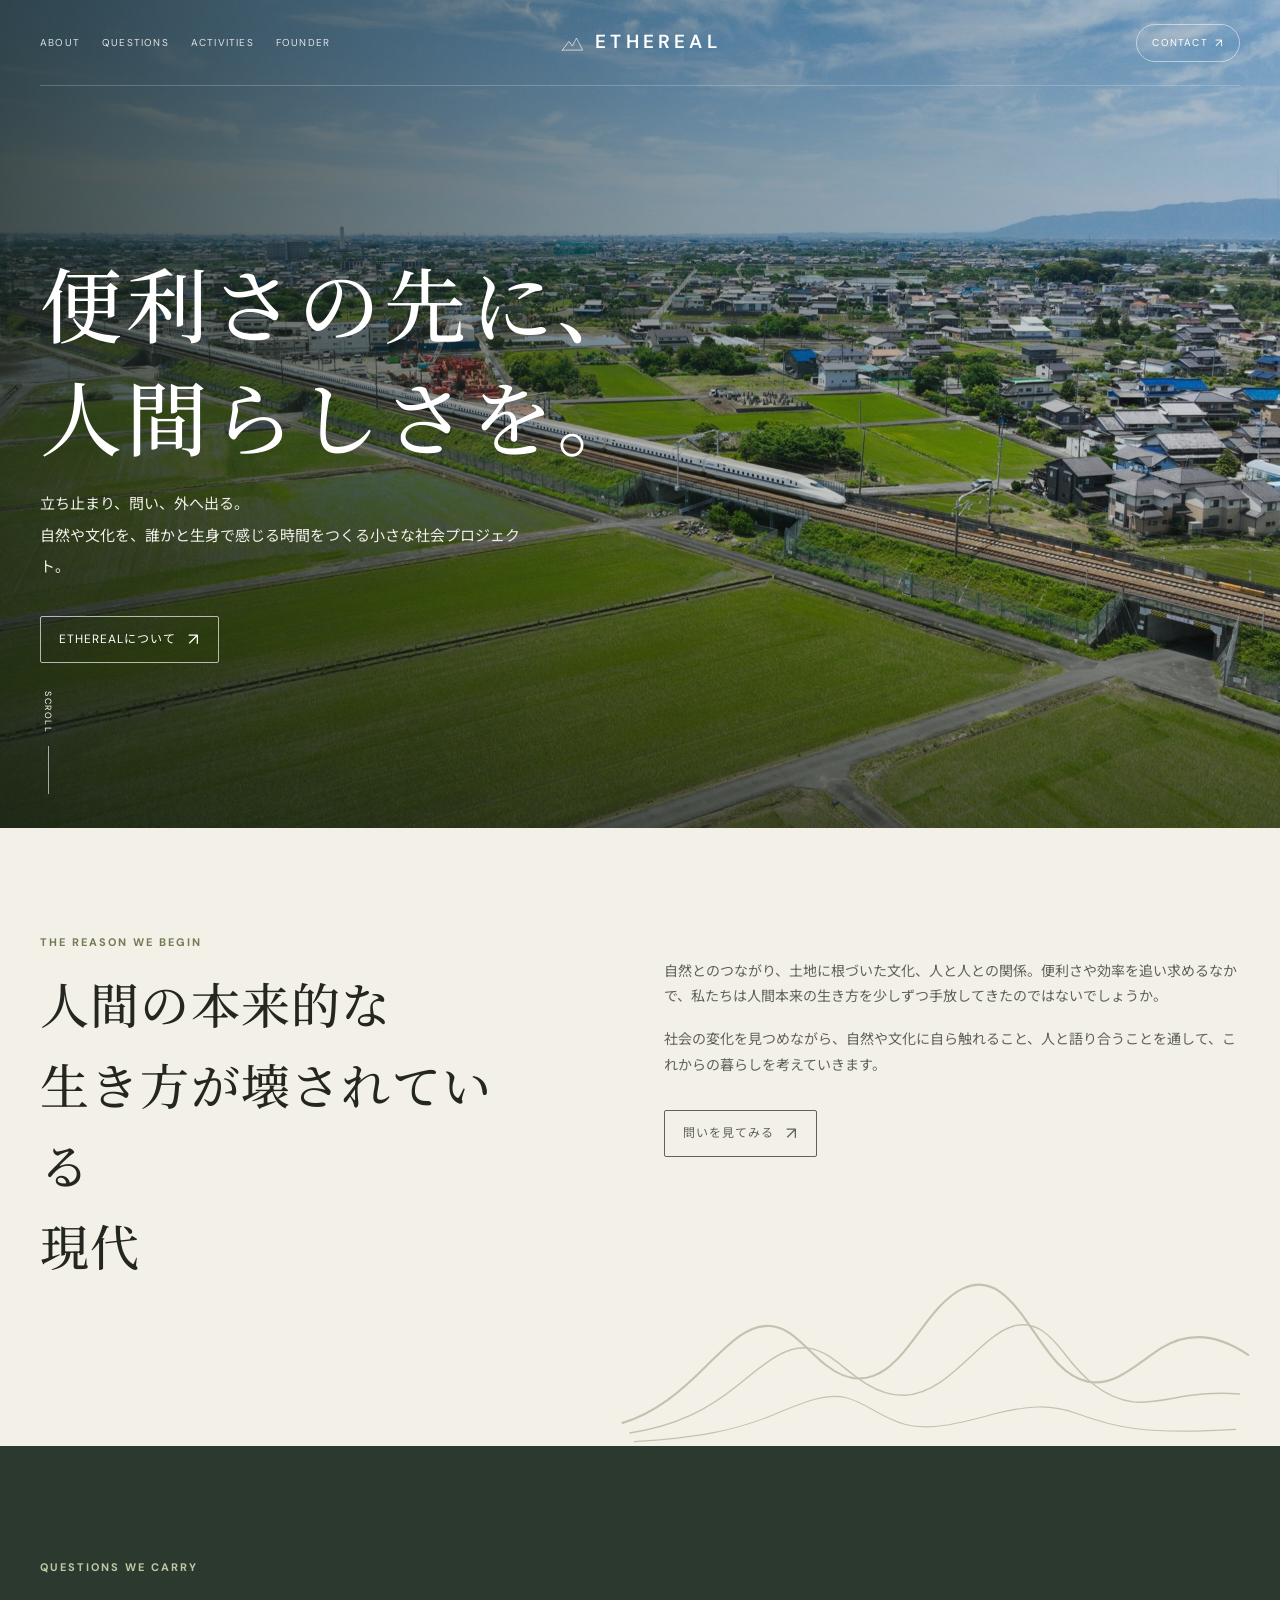
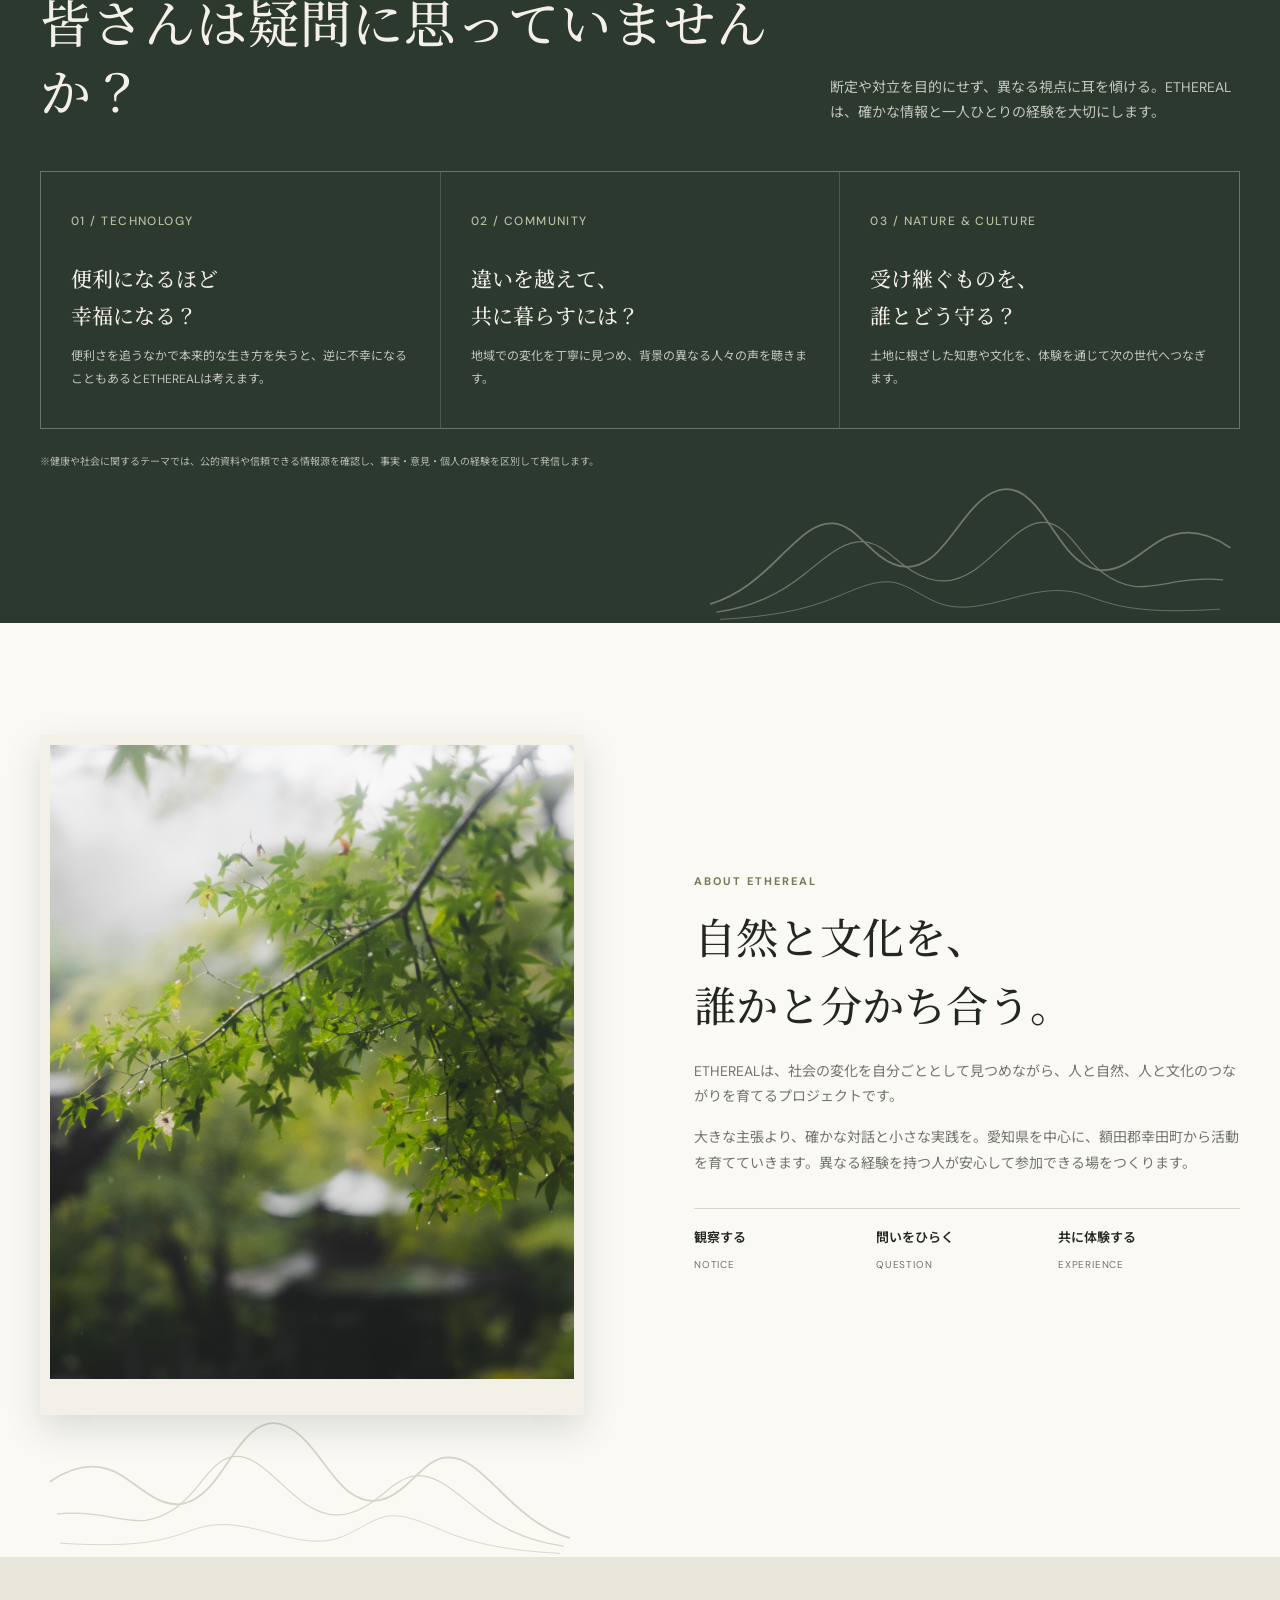
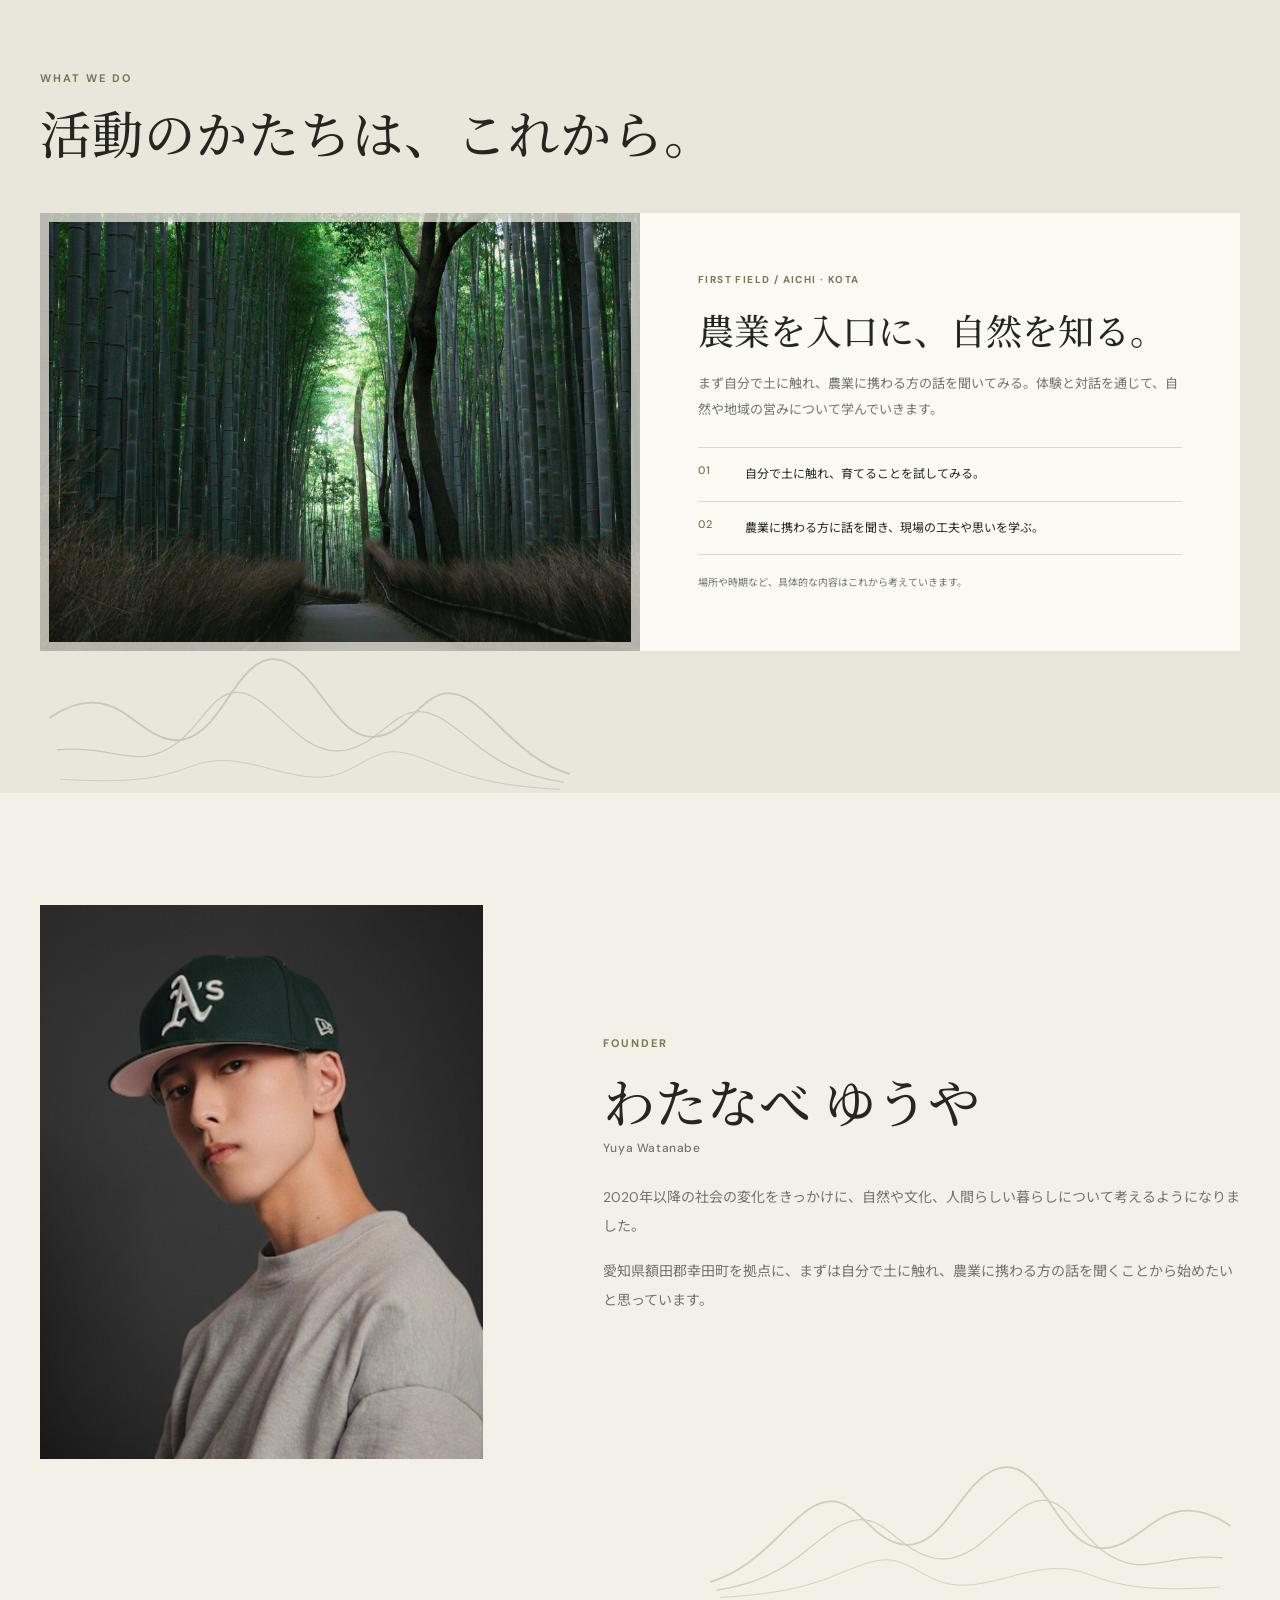
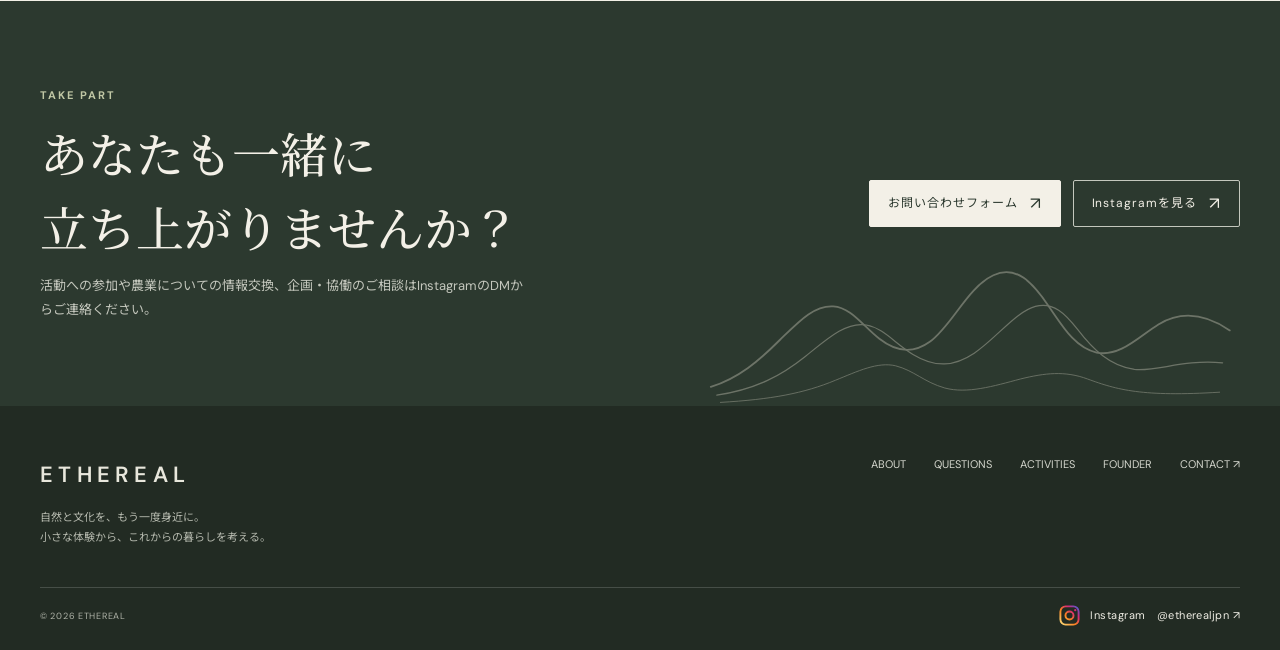
<file: index.html>
<!doctype html>
<html lang="ja">
<head>
  <meta charset="utf-8" />
  <meta name="viewport" content="width=device-width, initial-scale=1" />
  <meta name="theme-color" content="#28352b" />
  <meta name="description" content="自然と文化を、もう一度身近に。愛知県額田郡幸田町を拠点に、農業から小さく学び、体験を分かち合うETHEREALの活動を紹介します。" />
  <title>ETHEREAL — 自然と文化を、もう一度身近に。</title>
  <meta property="og:type" content="website" />
  <meta property="og:locale" content="ja_JP" />
  <meta property="og:site_name" content="ETHEREAL" />
  <meta property="og:title" content="ETHEREAL — 自然と文化を、もう一度身近に。" />
  <meta property="og:description" content="愛知県額田郡幸田町を拠点に、農業から学び、自然や文化を誰かと体験する小さな社会プロジェクト。" />
  <link rel="icon" type="image/svg+xml" href="./favicon.svg" />
  <script>if (!window.matchMedia || !window.matchMedia('(prefers-reduced-motion: reduce)').matches) document.documentElement.classList.add('loader-active');</script>
  <link rel="preconnect" href="https://fonts.googleapis.com">
  <link rel="preconnect" href="https://fonts.gstatic.com" crossorigin>
  <link href="https://fonts.googleapis.com/css2?family=DM+Sans:wght@400;500;600;700&family=Noto+Sans+JP:wght@400;500;600;700&family=Noto+Serif+JP:wght@400;500;600&display=swap" rel="stylesheet">
  <style>
    :root{--forest:#2c392f;--olive:#737a55;--cream:#f3f0e7;--paper:#faf9f4;--ink:#242720;--muted:#71756c;--line:#d8d7cd;--accent:#8a7355;--serif:'Noto Serif JP',serif;--sans:'DM Sans','Noto Sans JP',sans-serif}
    .site-loader{position:fixed;inset:0;z-index:1000;display:grid;place-items:center;background:radial-gradient(ellipse at 50% 44%,#39473a 0%,var(--forest) 68%);color:var(--cream);opacity:0;visibility:hidden;transition:opacity .72s ease,visibility .72s ease}.loader-active .site-loader{opacity:1;visibility:visible}.loader-active .site-loader.is-hidden{opacity:0;visibility:hidden;pointer-events:none}.loader-inner{display:flex;flex-direction:column;align-items:center;text-align:center}.loader-symbol{width:94px;height:94px;position:relative;display:grid;place-items:center;margin-bottom:24px}.loader-ring{position:absolute;inset:0;border:1px solid #f3f0e748;border-top-color:transparent;border-right-color:var(--accent);border-radius:50%;animation:mountain-spin 1.8s cubic-bezier(.55,.08,.35,.96) infinite}.loader-mountain{width:52px;height:52px;stroke:#e9e5d8;stroke-width:1.35;fill:none;stroke-linecap:round;stroke-linejoin:round}.loader-wordmark{font-size:15px;font-weight:600;letter-spacing:.28em;padding-left:.28em}.loader-progress{width:154px;margin-top:20px;color:#c1c4b3;font:9px var(--sans);letter-spacing:.14em}.loader-progress-meta{display:flex;align-items:baseline;justify-content:space-between;margin-bottom:8px}.loader-progress-label{font-size:8px;letter-spacing:.19em;opacity:.76}.loader-progress-value{display:flex;align-items:baseline;color:var(--cream);font-variant-numeric:tabular-nums}.loader-percent{display:inline-block;min-width:2.6ch;text-align:right;font-size:13px;font-weight:500}.loader-progress-unit{margin-left:2px;font-size:9px;color:#c1c4b3}.loader-track{display:block;width:100%;height:1px;overflow:hidden;background:#f3f0e733}.loader-track-fill{display:block;width:0;height:100%;background:linear-gradient(90deg,var(--olive),#b6a78b);will-change:width}@keyframes mountain-spin{to{transform:rotate(360deg)}}
    *{box-sizing:border-box}html{scroll-behavior:smooth}body{margin:0;background:var(--paper);color:var(--ink);font-family:var(--sans);line-height:1.8}a{color:inherit;text-decoration:none}img{display:block;max-width:100%}.wrap{width:min(1200px,calc(100% - 56px));margin:auto}.eyebrow{font-size:11px;letter-spacing:.18em;text-transform:uppercase;color:var(--olive);font-weight:700}.section{padding:112px 0}.section-head{display:flex;justify-content:space-between;align-items:end;gap:24px;margin-bottom:46px}.section-head h2{font:500 clamp(32px,4vw,54px)/1.35 var(--serif);letter-spacing:.02em;margin:9px 0 0}.section-head p{max-width:410px;color:var(--muted);font-size:14px;margin:0}.pill{display:inline-flex;gap:12px;align-items:center;border:1px solid currentColor;border-radius:2px;padding:12px 18px;font-size:12px;letter-spacing:.08em;transition:color .28s ease,background-color .28s ease,border-color .28s ease,transform .28s ease}.pill:hover{transform:translateY(-2px)}.pill:hover{background:var(--forest);color:var(--cream);border-color:var(--forest)}.pill .arrow{font-size:17px;line-height:1}.nav{position:absolute;z-index:2;top:0;width:100%;color:white}.nav-inner{height:86px;display:grid;grid-template-columns:minmax(0,1fr) auto minmax(0,1fr);align-items:center;gap:20px;border-bottom:1px solid #ffffff35}.brand{font-size:19px;letter-spacing:.24em;font-weight:600}.nav .brand{justify-self:center;display:inline-flex;align-items:center;gap:9px;white-space:nowrap;letter-spacing:.22em}.nav .brand-symbol{width:27px;height:27px;flex:none;fill:none;stroke:currentColor;stroke-width:1.5;stroke-linecap:round;stroke-linejoin:round}.nav-links{justify-self:start;display:flex;gap:22px;font-size:10px;letter-spacing:.12em}.nav-links a{position:relative;opacity:.84;transition:opacity .25s ease}.nav-links a:hover{opacity:1}.nav-links a:after{content:"";position:absolute;left:0;right:0;bottom:-8px;height:1px;background:#f3f0e7;transform:scaleX(0);transform-origin:left;transition:transform .25s ease}.nav-links a:hover:after{transform:scaleX(1)}.nav-right{justify-self:end;display:flex;align-items:center}.contact-link{display:inline-flex;align-items:center;gap:7px;border:1px solid #ffffff80;border-radius:999px;padding:9px 15px;font-size:10px;letter-spacing:.12em;transition:background-color .25s ease,color .25s ease,border-color .25s ease,transform .25s ease}.contact-link:hover{background:var(--cream);border-color:var(--cream);color:var(--forest);transform:translateY(-1px)}.contact-link span{font-size:12px;line-height:1}
    .hero{min-height:710px;height:92vh;max-height:920px;position:relative;color:white;display:flex;align-items:center;background:#222 url('./images/kota-rice-fields-optimized.jpg') center 54%/cover}.hero:before{content:"";position:absolute;inset:0;background:linear-gradient(90deg,rgba(19,28,22,.72),rgba(19,28,22,.27) 57%,rgba(19,28,22,.05)),linear-gradient(0deg,rgba(12,18,14,.48),transparent 43%)}.hero-content{position:relative;padding-top:80px}.hero .eyebrow{color:#d9ddc9}.hero h1{font:500 clamp(42px,7vw,82px)/1.38 var(--serif);letter-spacing:.05em;margin:0 0 18px}.hero p{font-size:15px;line-height:2.1;color:#f1f0e9;max-width:500px;margin:0 0 32px}.hero .pill{border-color:#ffffffa8}.hero .pill:hover{background:white;color:var(--forest)}.scroll{position:absolute;bottom:34px;left:max(28px,calc((100vw - 1200px)/2));writing-mode:vertical-rl;font-size:9px;letter-spacing:.18em;display:flex;align-items:center;gap:12px}.scroll:after{content:"";width:1px;height:48px;background:#ffffff99}
    .intro{background:var(--cream);padding:105px 0 112px;position:relative;isolation:isolate;overflow:hidden}.intro-grid{position:relative;z-index:1}.intro-grid{display:grid;grid-template-columns:1fr 1.2fr;gap:12%;align-items:start}.intro h2{font:500 clamp(30px,4vw,49px)/1.65 var(--serif);margin:10px 0;letter-spacing:.025em}.intro-copy{padding-top:26px;color:#5e6259;font-size:14px}.intro-copy p{margin:0 0 18px}.intro-copy .pill{margin-top:14px}
    .about-grid{display:grid;grid-template-columns:1fr 1fr;gap:9%;align-items:center}.about-image{height:535px;background:url('./images/about-leaves.jpg') center/cover;position:relative}.about-image{transition:filter .5s ease}.about-image:hover{filter:saturate(1.08)}.about-copy h2{font:500 clamp(29px,3.3vw,44px)/1.6 var(--serif);margin:10px 0 22px}.about-copy p{font-size:14px;color:var(--muted);margin:0 0 16px}.values{display:grid;grid-template-columns:repeat(3,1fr);gap:0;margin-top:32px;border-top:1px solid var(--line)}.value{padding:17px 14px 0 0}.value b{display:block;font-size:13px;font-weight:600}.value span{font-size:10px;color:var(--muted);letter-spacing:.08em}
    .founder{background:var(--cream)}.founder-grid{display:grid;grid-template-columns:.82fr 1.18fr;gap:10%;align-items:center}.founder-photo{position:relative;min-height:470px;aspect-ratio:4/5;overflow:hidden}.profile-photo{position:absolute;inset:0;width:100%;height:100%;object-fit:cover;object-position:center 42%;z-index:1}.founder-copy h2{font:500 clamp(34px,4.2vw,52px)/1.35 var(--serif);margin:12px 0 4px}.founder-name{font:500 12px var(--sans);letter-spacing:.05em;color:var(--muted);margin:0 0 27px}.founder-copy p{font-size:14px;line-height:2.1;color:var(--muted);margin:0 0 15px}
    .questions{background:var(--forest);color:var(--cream)}.questions .eyebrow{color:#c0c7a5}.questions .section-head p{color:#c4c7bd}.question-grid{display:grid;grid-template-columns:repeat(3,1fr);gap:1px;background:#ffffff28;border:1px solid #ffffff28}.question{background:var(--forest);padding:34px 30px 37px;min-height:220px}.question .num{color:#b9bd9f;font:500 12px var(--sans);letter-spacing:.12em}.question h3{font:500 21px/1.75 var(--serif);margin:25px 0 12px}.question p{font-size:12px;color:#c4c7bd;line-height:1.9;margin:0}.caution{margin-top:24px;color:#b7bbaf;font-size:10px}
    .projects{background:#e9e7dc}.activity-feature{display:grid;grid-template-columns:1fr 1fr;background:var(--paper)}.activity-photo{min-height:420px;background:url('https://images.unsplash.com/photo-1500382017468-9049fed747ef?auto=format&fit=crop&w=1200&q=85') center/cover}.activity-content{padding:clamp(28px,5vw,58px);align-self:center}.activity-location{font-size:10px;letter-spacing:.14em;color:var(--olive);font-weight:700}.activity-content h3{font:500 clamp(25px,3vw,36px)/1.55 var(--serif);margin:13px 0}.activity-content>p{font-size:13px;color:var(--muted);line-height:2;margin:0 0 24px}.activity-steps{border-top:1px solid var(--line)}.activity-step{display:grid;grid-template-columns:35px 1fr;gap:12px;padding:15px 0;border-bottom:1px solid var(--line)}.activity-step b{font:500 11px var(--sans);color:var(--olive);letter-spacing:.08em}.activity-step span{font-size:12px;line-height:1.9}.activity-note{font-size:10px!important;margin:18px 0 0!important}
    .join{background:var(--forest);color:var(--cream);padding:85px 0}.join .eyebrow{color:#c0c7a5}.join-inner{display:flex;justify-content:space-between;align-items:center;gap:40px}.join h2{font:500 clamp(30px,4vw,48px)/1.55 var(--serif);margin:10px 0}.join p{font-size:13px;color:#c4c7bd;max-width:490px;margin:0}.join-actions{display:flex;gap:12px;flex-wrap:wrap}.join-actions .pill:first-child{background:var(--cream);color:var(--forest);border-color:var(--cream)}.join-actions .pill:first-child:hover{background:white;color:var(--forest);border-color:white}.join-actions .pill:last-child{border-color:#c4c7bd;color:var(--cream)}.footer{background:#222b23;color:#e8e7dc;padding:49px 0 23px}.footer-top{display:flex;justify-content:space-between;align-items:start;gap:30px;padding-bottom:40px}.footer .brand{font-size:22px}.footer-desc{font-size:11px;color:#b4b8ad;margin-top:13px}.footer-links{display:flex;gap:28px;font-size:11px;color:#d4d6cd}.footer-bottom{border-top:1px solid #ffffff2a;padding-top:16px;display:flex;justify-content:space-between;align-items:center;font-size:9px;color:#aeb2a7;letter-spacing:.08em}.instagram-link{display:inline-flex;align-items:center;gap:9px;color:#f0eee5;font-size:11px;letter-spacing:.04em}.instagram-link:hover{color:#e6a78a;transform:translateY(-1px)}.instagram-icon{width:23px;height:23px;flex:none}
    .scroll:after{transform-origin:top;animation:scroll-pulse 2.8s ease-in-out infinite}
    .reveal-ready .reveal{opacity:0;transform:translateY(14px);transition:opacity .75s ease,transform .75s cubic-bezier(.2,.65,.25,1)}
    .reveal-ready .reveal.is-visible{opacity:1;transform:translateY(0)}
    .question:nth-child(2){transition-delay:.08s}.question:nth-child(3){transition-delay:.16s}
    a:focus-visible{outline:2px solid var(--accent);outline-offset:4px}
    @keyframes scroll-pulse{0%,100%{transform:scaleY(.55);opacity:.45}50%{transform:scaleY(1);opacity:1}}
    @media(prefers-reduced-motion:reduce){html{scroll-behavior:auto}*,*::before,*::after{animation-duration:.01ms!important;animation-iteration-count:1!important;transition-duration:.01ms!important}.reveal-ready .reveal{opacity:1;transform:none}}
    @media(max-width:1050px){.nav-inner{gap:12px}.nav-links{gap:14px;font-size:9px}.nav .brand{font-size:16px;gap:7px;letter-spacing:.18em}.nav .brand-symbol{width:23px;height:23px}.contact-link{padding:8px 11px}}
    @media(max-width:800px){.founder-grid{grid-template-columns:1fr;gap:28px}.founder-photo{min-height:0;width:min(100%,390px);aspect-ratio:4/5}.wrap{width:min(100% - 40px,600px)}.nav-inner{height:72px;gap:6px}.nav-links{display:flex;gap:0;font-size:9px}.nav-links a:not([href="#about"]){display:none}.nav .brand{font-size:14px;gap:6px;letter-spacing:.16em}.nav .brand-symbol{width:21px;height:21px}.contact-link{padding:7px 8px;font-size:8px;gap:4px;letter-spacing:.08em}.hero{min-height:680px;height:88vh;background-position:58% center}.hero h1{font-size:clamp(39px,10vw,66px)}.hero p{max-width:440px;font-size:13px}.section{padding:78px 0}.section-head{display:block;margin-bottom:32px}.section-head p{margin-top:14px}.intro{padding:75px 0}.intro-grid,.about-grid{grid-template-columns:1fr;gap:25px}.intro-copy{padding-top:0}.about-image{height:380px;order:2}.question-grid{grid-template-columns:1fr}.question{min-height:0;padding:27px}.question h3{margin:14px 0 8px}.activity-feature{grid-template-columns:1fr}.activity-photo{min-height:340px}.join-inner{display:block}.join-actions{margin-top:25px}.footer-top{display:block}.footer-links{margin-top:28px;flex-wrap:wrap;gap:16px}.scroll{left:20px}}
    @media(max-width:520px){.wrap{width:calc(100% - 36px)}.nav-inner{gap:2px}.nav-links{font-size:8px}.nav .brand{font-size:12px;gap:5px;letter-spacing:.12em}.nav .brand-symbol{width:18px;height:18px}.contact-link{font-size:8px;padding:6px 7px;gap:3px;letter-spacing:.06em}.hero{min-height:630px}.hero h1{letter-spacing:0}.hero .eyebrow{font-size:9px}.values{grid-template-columns:1fr;gap:10px}.value{padding-top:10px}.activity-photo{min-height:260px}.news{grid-template-columns:75px 1fr 14px;gap:9px}.news span{font-size:12px}.footer-bottom{gap:10px;flex-direction:column}}
  
  </style>
  <link rel="stylesheet" href="./images/site-theme.css?v=20261023-original-colors" />
  <style>
    .mobile-menu-toggle{display:none}
    .mobile-menu-backdrop{display:none}
    .mobile-nav-heading,.mobile-menu-contact{display:none}
    @media(max-width:800px){
      .nav-inner{position:relative;display:flex;align-items:center;justify-content:space-between}
      .nav.nav-menu-open{z-index:7}
      .mobile-menu-toggle{position:absolute;right:0;top:50%;transform:translateY(-50%);display:grid;place-items:center;width:44px;height:44px;padding:0;border:1px solid #ffffff42;border-radius:50%;background:rgba(243,240,231,.1);color:inherit;backdrop-filter:blur(8px);-webkit-backdrop-filter:blur(8px);cursor:pointer;z-index:6;transition:background-color .32s ease,border-color .32s ease,color .32s ease,box-shadow .32s ease}
      .mobile-menu-toggle:hover{background:rgba(243,240,231,.2);box-shadow:0 4px 18px #1113}
      .mobile-menu-icon{display:flex;width:19px;height:15px;flex-direction:column;justify-content:space-between}
      .mobile-menu-icon span{display:block;width:19px;height:1.5px;background:currentColor;transform-origin:center;transition:transform .38s cubic-bezier(.2,.8,.2,1),opacity .2s ease,width .28s ease}
      .mobile-menu-icon span:nth-child(2){width:13px}
      .nav-menu-open .mobile-menu-icon span:first-child{transform:translateY(6.75px) rotate(45deg)}
      .nav-menu-open .mobile-menu-icon span:nth-child(2){width:0;opacity:0}
      .nav-menu-open .mobile-menu-icon span:last-child{transform:translateY(-6.75px) rotate(-45deg)}
      .nav.nav-menu-open .mobile-menu-toggle{color:var(--forest);background:rgba(115,122,85,.1);border-color:var(--line)}
      .nav .brand{position:absolute;left:50%;transform:translateX(-50%);justify-self:auto}
      .nav-right{display:none}
      body.menu-open{overflow:hidden}
      .mobile-menu-backdrop{display:block;position:fixed;inset:0;z-index:4;padding:0;border:0;background:rgba(23,28,23,.52);backdrop-filter:blur(3px) saturate(.78);-webkit-backdrop-filter:blur(3px) saturate(.78);opacity:0;visibility:hidden;pointer-events:none;transition:opacity .34s ease,visibility .34s ease;cursor:default}
      .nav.nav-menu-open + .mobile-menu-backdrop{opacity:1;visibility:visible;pointer-events:auto}
      .nav-links{position:fixed;top:0;right:0;left:auto;width:min(86vw,370px);height:100vh;height:100dvh;overflow-y:auto;display:flex;flex-direction:column;align-items:stretch;gap:0;padding:104px 30px 32px;background:linear-gradient(155deg,#fbfaf6 0%,#f3f0e7 100%);color:var(--forest);border:0;border-left:1px solid rgba(44,57,47,.12);border-radius:0;box-shadow:-20px 0 60px rgba(17,24,18,.16);z-index:5;transform:translateX(102%);visibility:hidden;opacity:0;pointer-events:none;transition:transform .42s cubic-bezier(.22,.72,.18,1),opacity .3s ease,visibility .42s ease}
      .nav.nav-menu-open .nav-links{transform:translateX(0);visibility:visible;opacity:1;pointer-events:auto}
      .mobile-nav-heading{display:flex;flex-direction:column;gap:4px;margin:0 0 22px;padding-bottom:18px;border-bottom:1px solid var(--line);color:var(--olive);font-size:10px;letter-spacing:.2em}
      .mobile-nav-heading span:last-child{color:var(--forest);font-size:17px;font-weight:600;letter-spacing:.22em}
      .nav-links a,.nav-links a:not([href="#about"]){display:block;padding:17px 0;border-bottom:1px solid var(--line);color:var(--forest);font-size:12px;letter-spacing:.18em;opacity:0;transform:translateX(10px);transition:opacity .32s ease,transform .4s cubic-bezier(.22,.72,.18,1);transition-delay:0s}
      .nav.nav-menu-open .nav-links a{opacity:.9;transform:translateX(0);transition-delay:.08s}
      .nav.nav-menu-open .nav-links a:nth-of-type(2){transition-delay:.12s}
      .nav.nav-menu-open .nav-links a:nth-of-type(3){transition-delay:.16s}
      .nav.nav-menu-open .nav-links a:nth-of-type(4){transition-delay:.2s}
      .nav-links a:hover{opacity:1}
      .nav-links a:after{display:none}
      .mobile-menu-contact{display:flex;align-items:center;justify-content:space-between;margin-top:28px;padding:14px 16px;border:1px solid rgba(44,57,47,.42);color:var(--forest);font-size:11px;letter-spacing:.14em;opacity:0;transform:translateY(5px);transition:opacity .3s ease,transform .35s ease;transition-delay:0s}
      .nav-links a.mobile-menu-contact{display:flex}
      .nav.nav-menu-open .mobile-menu-contact{opacity:1;transform:translateY(0);transition-delay:.24s}
      .mobile-menu-contact span{font-size:15px}
      .mobile-menu-toggle:focus-visible{outline:2px solid var(--cream);outline-offset:-3px}
    }
    @media(max-width:520px){
      .hero{height:88vh;height:88svh;min-height:620px;max-height:860px;background-position:58% center}
      .hero-content{padding-top:0;transform:translateY(-22px)}
      .hero h1{font-size:clamp(37px,10vw,42px);line-height:1.42;letter-spacing:0;margin-bottom:16px}
      .hero p{max-width:32ch;font-size:12px;line-height:2;margin-bottom:24px}
      .scroll{left:auto;right:20px;bottom:20px;gap:9px;font-size:8px;opacity:.9}
      .scroll:after{height:34px}
    }
    @media(max-height:700px) and (max-width:800px){.hero{min-height:600px}.hero-content{padding-top:24px}}
  </style>
</head>
<body>
  <div class="site-loader" id="site-loader" aria-hidden="true"><div class="loader-inner"><div class="loader-symbol"><span class="loader-ring"></span><svg class="loader-mountain" viewBox="0 0 64 64"><path d="M8 50 23.5 29.5 31.8 40.5 41.5 21.5 56 50H8Z"/></svg></div><div class="loader-wordmark">ETHEREAL</div><div class="loader-progress" aria-hidden="true"><div class="loader-progress-meta"><span class="loader-progress-label">LOADING</span><span class="loader-progress-value"><span class="loader-percent" id="loader-percent">00</span><span class="loader-progress-unit">%</span></span></div><span class="loader-track"><span class="loader-track-fill" id="loader-track-fill"></span></span></div></div></div>
  <header class="nav"><div class="wrap nav-inner"><button class="mobile-menu-toggle" type="button" aria-label="メニューを開く" aria-expanded="false" aria-controls="primary-navigation"><span class="mobile-menu-icon" aria-hidden="true"><span></span><span></span><span></span></span></button><nav class="nav-links" id="primary-navigation" aria-label="メインナビゲーション"><div class="mobile-nav-heading" aria-hidden="true"><span>MENU</span><span>ETHEREAL</span></div><a href="#about">ABOUT</a><a href="#questions">QUESTIONS</a><a href="#projects">ACTIVITIES</a><a href="#founder">FOUNDER</a><a class="mobile-menu-contact" href="./contact.html" target="_blank" rel="noopener noreferrer">CONTACT <span>↗</span></a></nav><a class="brand" href="#top" aria-label="ETHEREAL ホーム"><svg class="brand-symbol" viewBox="0 0 64 64" aria-hidden="true"><path d="M8 50 23.5 29.5 31.8 40.5 41.5 21.5 56 50H8Z"/></svg><span>ETHEREAL</span></a><div class="nav-right"><a class="contact-link" href="./contact.html" target="_blank" rel="noopener noreferrer">CONTACT <span>↗</span></a></div></div></header>
  <button class="mobile-menu-backdrop" type="button" aria-label="メニューを閉じる" tabindex="-1"></button>
  <main id="top">
    <section class="hero"><div class="wrap hero-content"><h1>便利さの先に、<br>人間らしさを。</h1><p>立ち止まり、問い、外へ出る。<br>自然や文化を、誰かと生身で感じる時間をつくる小さな社会プロジェクト。</p><a class="pill" href="#about">ETHEREALについて <span class="arrow">↗</span></a></div><div class="scroll">SCROLL</div></section>
    <section class="intro mountain-scene mountain-scene--intro"><div class="wrap intro-grid"><div><div class="eyebrow">The reason we begin</div><h2>人間の本来的な<br>生き方が壊されている<br>現代</h2></div><div class="intro-copy"><p>自然とのつながり、土地に根づいた文化、人と人との関係。便利さや効率を追い求めるなかで、私たちは人間本来の生き方を少しずつ手放してきたのではないでしょうか。</p><p>社会の変化を見つめながら、自然や文化に自ら触れること、人と語り合うことを通して、これからの暮らしを考えていきます。</p><a class="pill" href="#questions">問いを見てみる <span class="arrow">↗</span></a></div></div></section>
    <section class="section questions mountain-scene mountain-scene--dark" id="questions"><div class="wrap"><div class="section-head"><div><div class="eyebrow">Questions we carry</div><h2>皆さんは疑問に思っていませんか？</h2></div><p>断定や対立を目的にせず、異なる視点に耳を傾ける。ETHEREALは、確かな情報と一人ひとりの経験を大切にします。</p></div><div class="question-grid"><article class="question"><span class="num">01 / TECHNOLOGY</span><h3>便利になるほど<br>幸福になる？</h3><p>便利さを追うなかで本来的な生き方を失うと、逆に不幸になることもあるとETHEREALは考えます。</p></article><article class="question"><span class="num">02 / COMMUNITY</span><h3>違いを越えて、<br>共に暮らすには？</h3><p>地域での変化を丁寧に見つめ、背景の異なる人々の声を聴きます。</p></article><article class="question"><span class="num">03 / NATURE & CULTURE</span><h3>受け継ぐものを、<br>誰とどう守る？</h3><p>土地に根ざした知恵や文化を、体験を通じて次の世代へつなぎます。</p></article></div><p class="caution">※健康や社会に関するテーマでは、公的資料や信頼できる情報源を確認し、事実・意見・個人の経験を区別して発信します。</p></div></section>
    <section class="section mountain-scene mountain-scene--left" id="about"><div class="wrap about-grid"><div class="about-image" role="img" aria-label="雨上がりの木々に光が差し込む風景"></div><div class="about-copy"><div class="eyebrow">About Ethereal</div><h2>自然と文化を、<br>誰かと分かち合う。</h2><p>ETHEREALは、社会の変化を自分ごととして見つめながら、人と自然、人と文化のつながりを育てるプロジェクトです。</p><p>大きな主張より、確かな対話と小さな実践を。愛知県を中心に、額田郡幸田町から活動を育てていきます。異なる経験を持つ人が安心して参加できる場をつくります。</p><div class="values"><div class="value"><b>観察する</b><span>NOTICE</span></div><div class="value"><b>問いをひらく</b><span>QUESTION</span></div><div class="value"><b>共に体験する</b><span>EXPERIENCE</span></div></div></div></div></section>


    <section class="section projects mountain-scene mountain-scene--left" id="projects"><div class="wrap"><div class="section-head"><div><div class="eyebrow">What we do</div><h2>活動のかたちは、これから。</h2></div></div><div class="activity-feature"><div class="activity-photo" role="img" aria-label="光の差す竹林の小径"></div><div class="activity-content"><div class="activity-location">FIRST FIELD / AICHI · KOTA</div><h3>農業を入口に、自然を知る。</h3><p>まず自分で土に触れ、農業に携わる方の話を聞いてみる。体験と対話を通じて、自然や地域の営みについて学んでいきます。</p><div class="activity-steps"><div class="activity-step"><b>01</b><span>自分で土に触れ、育てることを試してみる。</span></div><div class="activity-step"><b>02</b><span>農業に携わる方に話を聞き、現場の工夫や思いを学ぶ。</span></div></div><p class="activity-note">場所や時期など、具体的な内容はこれから考えていきます。</p></div></div></div></section>
    <section class="section founder mountain-scene" id="founder"><div class="wrap founder-grid"><div class="founder-photo reveal"><img class="profile-photo" src="./images/ethereal-founder.jpg" alt="ETHEREAL Founder わたなべ ゆうや"></div><div class="founder-copy reveal"><div class="eyebrow">Founder</div><h2>わたなべ ゆうや</h2><div class="founder-name">Yuya Watanabe</div><p>2020年以降の社会の変化をきっかけに、自然や文化、人間らしい暮らしについて考えるようになりました。</p><p>愛知県額田郡幸田町を拠点に、まずは自分で土に触れ、農業に携わる方の話を聞くことから始めたいと思っています。</p></div></div></section>

    <section class="join mountain-scene mountain-scene--light" id="contact"><div class="wrap join-inner"><div><div class="eyebrow">Take part</div><h2>あなたも一緒に<br>立ち上がりませんか？</h2><p>活動への参加や農業についての情報交換、企画・協働のご相談はInstagramのDMからご連絡ください。</p></div><div class="join-actions"><a class="pill" href="./contact.html" target="_blank" rel="noopener noreferrer">お問い合わせフォーム <span class="arrow">↗</span></a><a class="pill" href="https://www.instagram.com/etherealjpn/?hl=ja" target="_blank" rel="noopener noreferrer">Instagramを見る <span class="arrow">↗</span></a></div></div></section>
  </main>
  <footer class="footer"><div class="wrap"><div class="footer-top"><div><a class="brand" href="#top">ETHEREAL</a><div class="footer-desc">自然と文化を、もう一度身近に。<br>小さな体験から、これからの暮らしを考える。</div></div><div class="footer-links"><a href="#about">ABOUT</a><a href="#questions">QUESTIONS</a><a href="#projects">ACTIVITIES</a><a href="#founder">FOUNDER</a><a href="./contact.html" target="_blank" rel="noopener noreferrer">CONTACT ↗</a></div></div><div class="footer-bottom"><span>© 2026 ETHEREAL</span><a class="instagram-link" href="https://www.instagram.com/etherealjpn/?hl=ja" target="_blank" rel="noopener noreferrer" aria-label="Instagram 公式アカウント @etherealjpn を開く"><svg class="instagram-icon" viewBox="0 0 24 24" fill="none" aria-hidden="true"><defs><linearGradient id="ig-gradient" x1="3" y1="21" x2="21" y2="3" gradientUnits="userSpaceOnUse"><stop stop-color="#FEDA75"/><stop offset=".42" stop-color="#FA7E1E"/><stop offset=".72" stop-color="#D62976"/><stop offset="1" stop-color="#4F5BD5"/></linearGradient></defs><rect x="2.5" y="2.5" width="19" height="19" rx="5.5" stroke="url(#ig-gradient)" stroke-width="2"/><circle cx="12" cy="12" r="4.2" stroke="url(#ig-gradient)" stroke-width="2"/><circle cx="18" cy="6.4" r="1.2" fill="#D62976"/></svg>Instagram　@etherealjpn ↗</a></div></div></footer>
  <script>
    (() => {
      const header = document.querySelector('.nav');
      const toggle = document.querySelector('.mobile-menu-toggle');
      const menu = document.getElementById('primary-navigation');
      const backdrop = document.querySelector('.mobile-menu-backdrop');
      if (!header || !toggle || !menu) return;
      const closeMenu = () => {
        header.classList.remove('nav-menu-open');
        toggle.setAttribute('aria-expanded', 'false');
        toggle.setAttribute('aria-label', 'メニューを開く');
        document.body.classList.remove('menu-open');
      };
      toggle.addEventListener('click', () => {
        const isOpen = toggle.getAttribute('aria-expanded') === 'true';
        header.classList.toggle('nav-menu-open', !isOpen);
        toggle.setAttribute('aria-expanded', String(!isOpen));
        toggle.setAttribute('aria-label', isOpen ? 'メニューを開く' : 'メニューを閉じる');
        document.body.classList.toggle('menu-open', !isOpen);
      });
      backdrop?.addEventListener('click', closeMenu);
      menu.addEventListener('click', (event) => {
        if (event.target.closest('a')) closeMenu();
      });
      document.addEventListener('click', (event) => {
        if (!header.contains(event.target)) closeMenu();
      });
      document.addEventListener('keydown', (event) => {
        if (event.key === 'Escape') closeMenu();
      });
      const desktop = window.matchMedia('(min-width: 801px)');
      const closeOnDesktop = (event) => {
        if (event.matches) closeMenu();
      };
      desktop.addEventListener?.('change', closeOnDesktop);
      desktop.addListener?.(closeOnDesktop);
    })();
  </script>
  <script>
    (() => {
      const reduceMotion = window.matchMedia('(prefers-reduced-motion: reduce)').matches;
      if (reduceMotion || !('IntersectionObserver' in window)) return;
      const targets = document.querySelectorAll('.section-head, .intro-grid, .about-image, .about-copy, .founder-photo, .founder-copy, .question, .activity-photo, .activity-content, .join-inner');
      targets.forEach((item) => item.classList.add('reveal'));
      document.documentElement.classList.add('reveal-ready');
      const observer = new IntersectionObserver((entries, currentObserver) => {
        entries.forEach((entry) => {
          if (!entry.isIntersecting) return;
          entry.target.classList.add('is-visible');
          currentObserver.unobserve(entry.target);
        });
      }, { threshold: 0.12, rootMargin: '0px 0px -36px 0px' });
      targets.forEach((item) => observer.observe(item));
    })();
  </script>
  <script>
    (() => {
      const loader = document.getElementById('site-loader');
      const percent = document.getElementById('loader-percent');
      const fill = document.getElementById('loader-track-fill');
      if (!loader || !percent || !fill || !document.documentElement.classList.contains('loader-active')) return;
      const minimumDuration = 1450;
      const maximumWait = 4500;
      const started = performance.now();
      let pageReady = document.readyState === 'complete';
      let progress = 0;
      let leaving = false;
      const hideLoader = () => {
        if (leaving) return;
        leaving = true;
        window.setTimeout(() => loader.classList.add('is-hidden'), 220);
      };
      const markReady = () => { pageReady = true; };
      window.addEventListener('load', markReady, { once: true });
      window.setTimeout(markReady, maximumWait);
      const renderProgress = value => {
        const shown = Math.floor(value);
        percent.textContent = String(shown).padStart(2, '0');
        fill.style.width = `${shown}%`;
      };
      const animateProgress = now => {
        const elapsed = now - started;
        const naturalProgress = Math.min(92, elapsed / minimumDuration * 92);
        const target = pageReady && elapsed >= minimumDuration ? 100 : naturalProgress;
        progress += Math.max(.25, (target - progress) * .1);
        if (progress > target) progress = target;
        renderProgress(progress);
        if (target === 100 && progress >= 99.7) {
          renderProgress(100);
          window.setTimeout(hideLoader, 220);
          return;
        }
        requestAnimationFrame(animateProgress);
      };
      requestAnimationFrame(animateProgress);
    })();
  </script>
</body>
</html>
</file>
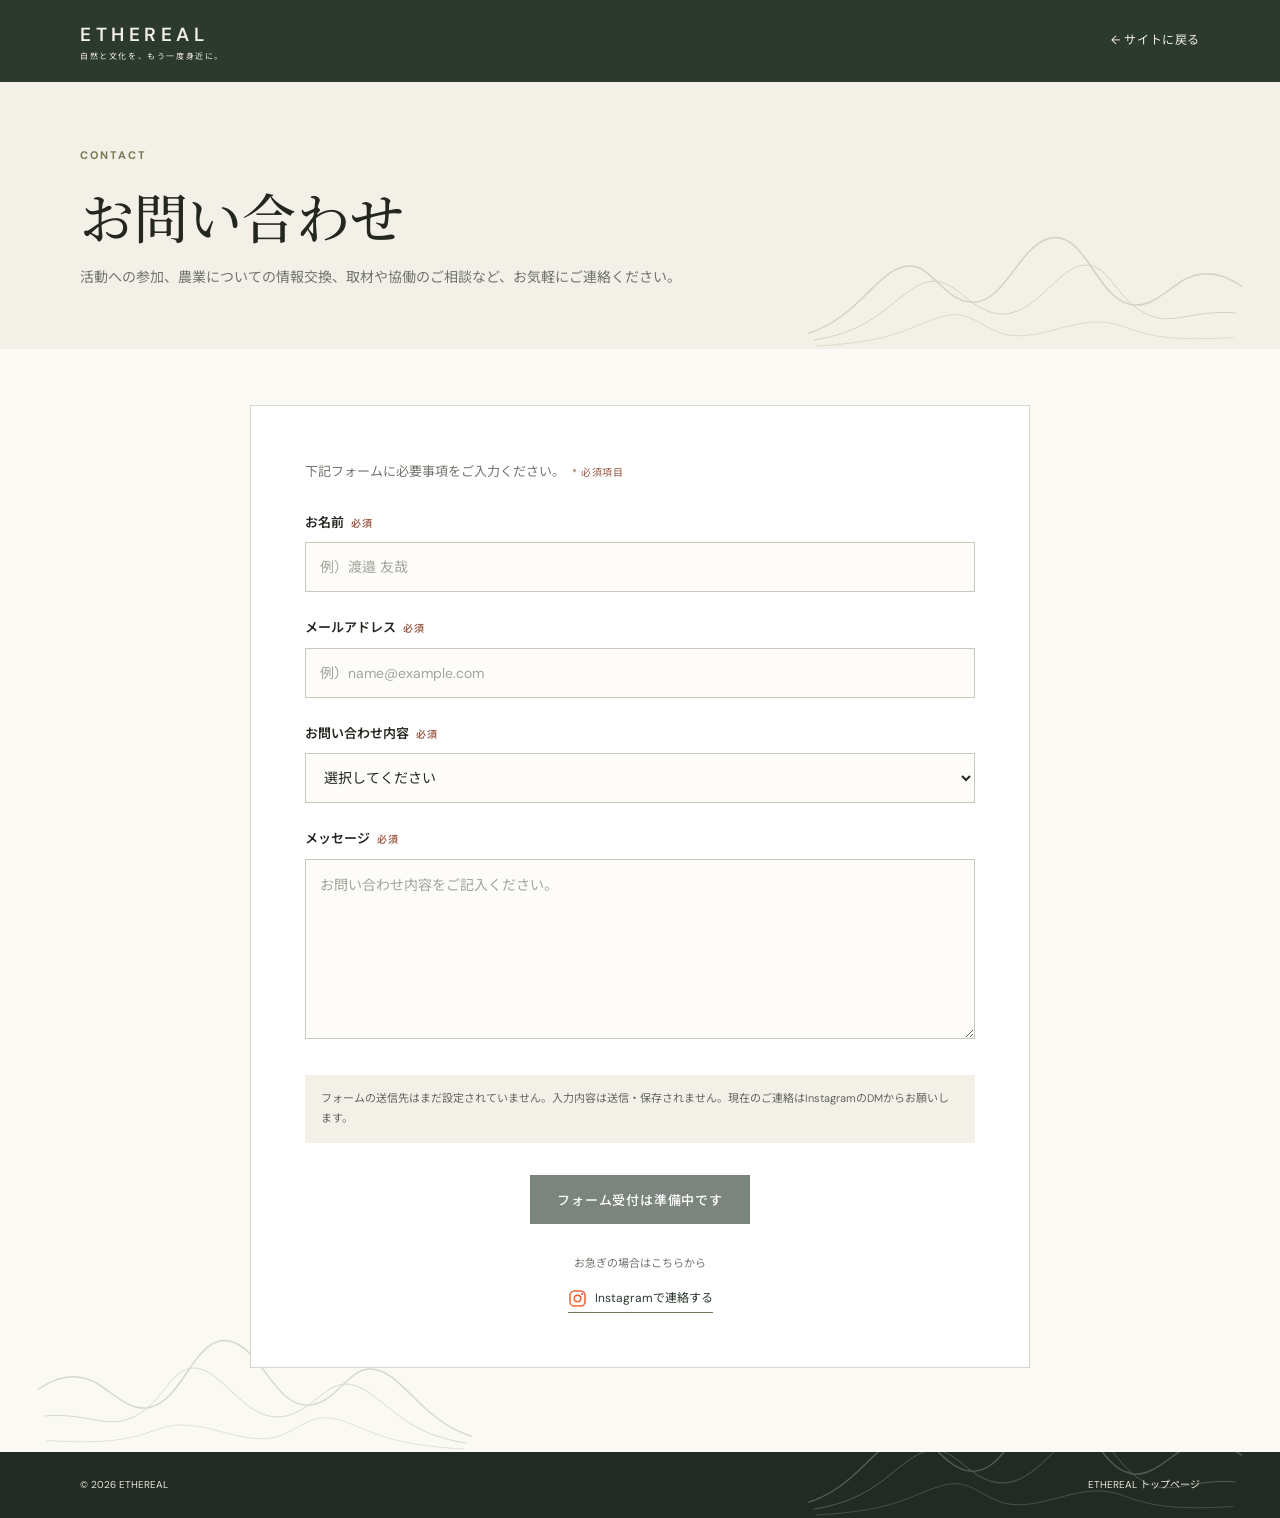
<file: contact.html>
<!doctype html>
<html lang="ja">
<head>
  <meta charset="utf-8" />
  <meta name="viewport" content="width=device-width, initial-scale=1" />
  <meta name="theme-color" content="#28352b" />
  <meta name="description" content="ETHEREALへのお問い合わせフォーム。活動への参加や農業についての情報交換など、お気軽にご連絡ください。" />
  <title>お問い合わせ — ETHEREAL</title>
  <meta property="og:type" content="website" />
  <meta property="og:locale" content="ja_JP" />
  <meta property="og:site_name" content="ETHEREAL" />
  <link rel="icon" type="image/svg+xml" href="./favicon.svg" />
  <link rel="preconnect" href="https://fonts.googleapis.com">
  <link rel="preconnect" href="https://fonts.gstatic.com" crossorigin>
  <link href="https://fonts.googleapis.com/css2?family=DM+Sans:wght@400;500;600;700&family=Noto+Sans+JP:wght@400;500;600;700&family=Noto+Serif+JP:wght@400;500;600&display=swap" rel="stylesheet">
  <style>
    :root{--forest:#2c392f;--olive:#737a55;--cream:#f3f0e7;--paper:#faf9f4;--ink:#242720;--muted:#71756c;--line:#d8d7cd;--accent:#8a7355;--serif:'Noto Serif JP',serif;--sans:'DM Sans','Noto Sans JP',sans-serif}
    *{box-sizing:border-box}body{margin:0;background:var(--paper);color:var(--ink);font-family:var(--sans);line-height:1.8}.wrap{width:min(1120px,calc(100% - 48px));margin:auto}a{color:inherit;text-decoration:none}.header{background:var(--forest);color:var(--cream)}.header-inner{height:82px;display:flex;align-items:center;justify-content:space-between}.brand{font-size:19px;font-weight:600;letter-spacing:.24em}.brand small{display:block;font-size:8px;letter-spacing:.2em;font-weight:400;margin-top:-3px}.back{font-size:12px;letter-spacing:.05em}.back:hover{color:#d6a76d}.hero{background:var(--cream);padding:64px 0 58px}.eyebrow{color:var(--olive);font-size:11px;font-weight:700;letter-spacing:.18em;text-transform:uppercase}.hero h1{font:500 clamp(34px,5vw,54px)/1.4 var(--serif);margin:12px 0}.hero p{font-size:14px;color:var(--muted);margin:0;max-width:650px}.form-wrap{padding:56px 0 84px}.form-card{max-width:780px;margin:auto;background:white;padding:clamp(24px,5vw,54px);border:1px solid var(--line)}.form-intro{font-size:13px;color:var(--muted);margin:0 0 28px}.field{margin-bottom:24px}.field label,.field legend{display:block;font-size:13px;font-weight:600;margin-bottom:8px}.required{color:#9b5946;font-size:10px;margin-left:7px;letter-spacing:.06em}.optional{color:var(--muted);font-size:10px;margin-left:7px;font-weight:400}.field input,.field select,.field textarea{width:100%;border:1px solid #c9c9be;border-radius:0;background:#fdfcf8;padding:13px 14px;font:14px var(--sans);color:var(--ink)}.field input,.field select{height:50px}.field textarea{min-height:180px;resize:vertical;line-height:1.8}.field input:focus,.field select:focus,.field textarea:focus{outline:2px solid #737a5570;border-color:var(--olive)}.field input::placeholder,.field textarea::placeholder{color:#a3a49b}.form-note{padding:14px 16px;margin:27px 0;background:var(--cream);color:#62665c;font-size:11px;line-height:1.8}.submit{border:1px solid var(--forest);background:var(--forest);color:white;padding:14px 26px;font:500 13px var(--sans);letter-spacing:.06em;cursor:pointer;transition:transform .25s,background .25s}.submit:hover{background:#3b4a3d;transform:translateY(-2px)}.submit:disabled{opacity:.62;cursor:not-allowed}.submit-row{display:flex;justify-content:center;padding-top:5px}.status{margin:20px 0 0;padding:13px 16px;background:#f3f0e7;color:#44483e;font-size:12px}.status[hidden]{display:none}.or{margin:30px 0 0;text-align:center;color:var(--muted);font-size:11px}.instagram{display:flex;width:max-content;margin:14px auto 0;align-items:center;gap:8px;color:var(--forest);font-size:12px;border-bottom:1px solid var(--olive);padding-bottom:3px}.instagram svg{width:19px;height:19px}.footer{background:#222b23;color:#e8e7dc;padding:24px 0;font-size:10px}.footer-inner{display:flex;justify-content:space-between;gap:20px}.footer a{color:#e8e7dc}a:focus-visible,button:focus-visible{outline:2px solid var(--accent);outline-offset:4px}@media(max-width:600px){.wrap{width:calc(100% - 36px)}.header-inner{height:72px}.hero{padding:48px 0}.form-wrap{padding:32px 0 56px}.footer-inner{flex-direction:column;gap:5px}}@media(prefers-reduced-motion:reduce){*,*::before,*::after{transition-duration:.01ms!important;scroll-behavior:auto!important}}
  
  </style>
  <link rel="stylesheet" href="./images/site-theme.css?v=20261023-original-colors" />
</head>
<body>
  <header class="header"><div class="wrap header-inner"><a class="brand" href="./index.html">ETHEREAL<small>自然と文化を、もう一度身近に。</small></a><a class="back" href="./index.html">← サイトに戻る</a></div></header>
  <main>
    <section class="hero contact-hero mountain-scene mountain-scene--compact"><div class="wrap"><div class="eyebrow">Contact</div><h1>お問い合わせ</h1><p>活動への参加、農業についての情報交換、取材や協働のご相談など、お気軽にご連絡ください。</p></div></section>
    <section class="form-wrap mountain-scene mountain-scene--left mountain-scene--compact"><div class="wrap"><form class="form-card" id="contact-form">
      <p class="form-intro">下記フォームに必要事項をご入力ください。<span class="required">* 必須項目</span></p>
      <div class="field"><label for="name">お名前<span class="required">必須</span></label><input id="name" name="name" autocomplete="name" placeholder="例）渡邉 友哉" required></div>
      <div class="field"><label for="email">メールアドレス<span class="required">必須</span></label><input id="email" name="email" type="email" autocomplete="email" placeholder="例）name@example.com" required></div>
      <div class="field"><label for="category">お問い合わせ内容<span class="required">必須</span></label><select id="category" name="category" required><option value="" selected disabled>選択してください</option><option>活動への参加について</option><option>農業についての情報交換</option><option>取材・協働について</option><option>その他</option></select></div>
      <div class="field"><label for="message">メッセージ<span class="required">必須</span></label><textarea id="message" name="message" placeholder="お問い合わせ内容をご記入ください。" required></textarea></div>
      <div class="form-note">フォームの送信先はまだ設定されていません。入力内容は送信・保存されません。現在のご連絡はInstagramのDMからお願いします。</div>
      <div class="submit-row"><button class="submit" type="button" disabled>フォーム受付は準備中です</button></div>
      <p class="or">お急ぎの場合はこちらから</p>
      <a class="instagram" href="https://www.instagram.com/etherealjpn/?hl=ja" target="_blank" rel="noopener noreferrer"><svg viewBox="0 0 24 24" fill="none" aria-hidden="true"><defs><linearGradient id="ig" x1="3" y1="21" x2="21" y2="3"><stop stop-color="#FEDA75"/><stop offset=".42" stop-color="#FA7E1E"/><stop offset=".72" stop-color="#D62976"/><stop offset="1" stop-color="#4F5BD5"/></linearGradient></defs><rect x="2.5" y="2.5" width="19" height="19" rx="5.5" stroke="url(#ig)" stroke-width="2"/><circle cx="12" cy="12" r="4.2" stroke="url(#ig)" stroke-width="2"/><circle cx="18" cy="6.4" r="1.2" fill="#D62976"/></svg>Instagramで連絡する</a>
    </form></div></section>
  </main>
  <footer class="footer mountain-scene mountain-scene--light mountain-scene--compact"><div class="wrap footer-inner"><span>© 2026 ETHEREAL</span><a href="./index.html">ETHEREAL トップページ</a></div></footer>
</body>
</html>
</file>
<file: images/site-theme.css>
/* Shared mountain details for every ETHEREAL page. */
:root {
  --mountain-mask: url("./mountain-range.svg");
}

.site-loader {
  isolation: isolate;
  overflow: hidden;
}

.site-loader::before {
  content: none;
}

.site-loader > * {
  position: relative;
  z-index: 1;
}

.mountain-scene {
  position: relative;
  isolation: isolate;
  overflow: hidden;
  --mountain-color: var(--olive, #737a55);
  --mountain-opacity: .28;
  --mountain-width: min(58vw, 620px);
  --mountain-height: 156px;
}

.mountain-scene::after {
  content: "";
  position: absolute;
  z-index: 0;
  right: 0;
  bottom: 0;
  width: var(--mountain-width);
  height: var(--mountain-height);
  background-color: var(--mountain-color);
  opacity: var(--mountain-opacity);
  pointer-events: none;
  -webkit-mask: var(--mountain-mask) right bottom / 100% 100% no-repeat;
  mask: var(--mountain-mask) right bottom / 100% 100% no-repeat;
}

.mountain-scene > * {
  position: relative;
  z-index: 1;
}

.mountain-scene--left::after {
  right: auto;
  left: 0;
  transform: scaleX(-1);
}

.mountain-scene--intro {
  --mountain-width: min(68vw, 690px);
  --mountain-height: 188px;
  --mountain-opacity: .38;
}

.mountain-scene--light {
  --mountain-color: #e8e3d2;
  --mountain-opacity: .34;
}

.mountain-scene--dark {
  --mountain-color: #e9e5d7;
  --mountain-opacity: .36;
}

.mountain-scene--compact {
  --mountain-width: min(48vw, 510px);
  --mountain-height: 130px;
  --mountain-opacity: .25;
}

.intro.mountain-scene {
  padding-bottom: 150px;
}

.section.mountain-scene {
  padding-bottom: 142px;
}

.mountain-scene.footer::before {
  content: none;
}

.about-image {
  height: auto;
  aspect-ratio: 4 / 5;
  max-height: 680px;
  border: 10px solid var(--cream, #f3f0e7);
  border-bottom-width: 36px;
  box-shadow: 0 14px 34px rgba(37, 46, 38, .14);
  background-image: url("./about-leaves.jpg");
  background-position: center 42%;
}

.about-image::before {
  content: "";
  position: absolute;
  z-index: 1;
  inset: 0;
  pointer-events: none;
  background: linear-gradient(0deg, rgba(23, 32, 26, .32), transparent 36%);
}

.activity-photo {
  position: relative;
  min-height: 420px;
  overflow: hidden;
  background-image: url("./activity-bamboo.jpg");
  background-position: center 52%;
}

.activity-photo::before {
  content: "";
  position: absolute;
  inset: 0;
  pointer-events: none;
  background: linear-gradient(0deg, rgba(20, 29, 21, .46), transparent 34%, rgba(20, 29, 21, .08));
  box-shadow: inset 0 0 0 9px rgba(243, 240, 231, .72);
}

.card.mountain-scene::after {
  width: min(65vw, 430px);
  height: 138px;
  --mountain-color: var(--olive, #737a55);
  --mountain-opacity: .35;
}

@media (max-width: 800px) {
  .mountain-scene {
    --mountain-width: 78vw;
    --mountain-height: 128px;
    --mountain-opacity: .24;
  }

  .mountain-scene--intro {
    --mountain-width: 92vw;
    --mountain-height: 146px;
  }

  .intro.mountain-scene,
  .section.mountain-scene {
    padding-bottom: 126px;
  }

  .mountain-scene--compact {
    --mountain-width: 74vw;
    --mountain-height: 116px;
  }

  .about-image {
    height: auto;
    aspect-ratio: 4 / 5;
    max-height: none;
  }

  .activity-photo {
    min-height: 0;
    aspect-ratio: 3 / 2;
    background-position: center 54%;
  }

  .activity-photo::before {
    box-shadow: inset 0 0 0 7px rgba(243, 240, 231, .72);
  }

}

@media (prefers-reduced-motion: reduce) {
  .about-image {
    transition: none;
  }
}
</file>
